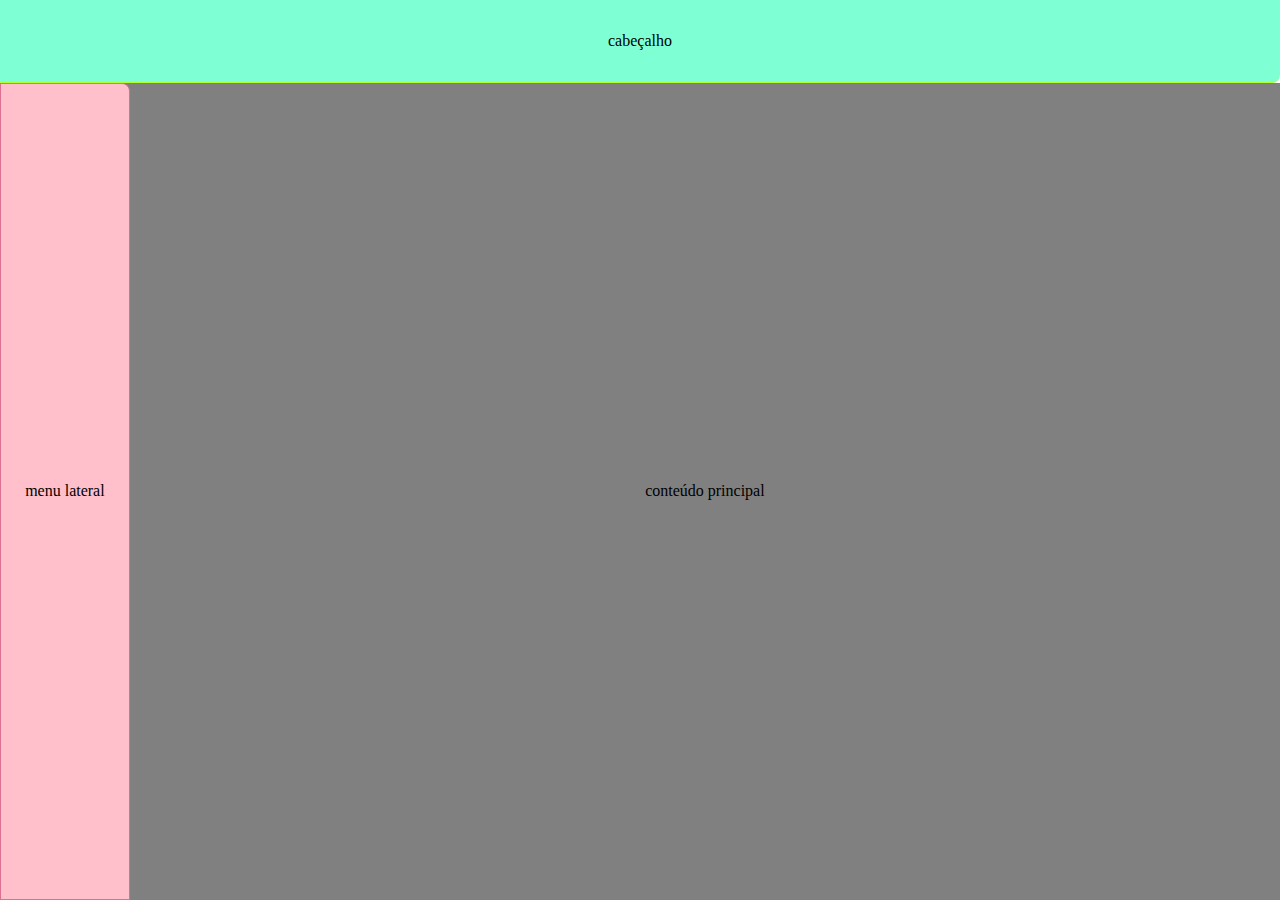
<file: index.html>
<!DOCTYPE html>
<html lang="en">

<head>
    <meta charset="UTF-8">
    <meta name="viewport" content="width=device-width, initial-scale=1.0">
    <title>Document</title>
    <link rel="stylesheet" href="style.css">
</head>

<body>

    <section id="topo">

        <header>cabeçalho</header>

    </section>

    <section id="abaixo">
        <aside>menu lateral</aside>
        <main>conteúdo principal</main>
    </section>

</body>

</html>
</file>
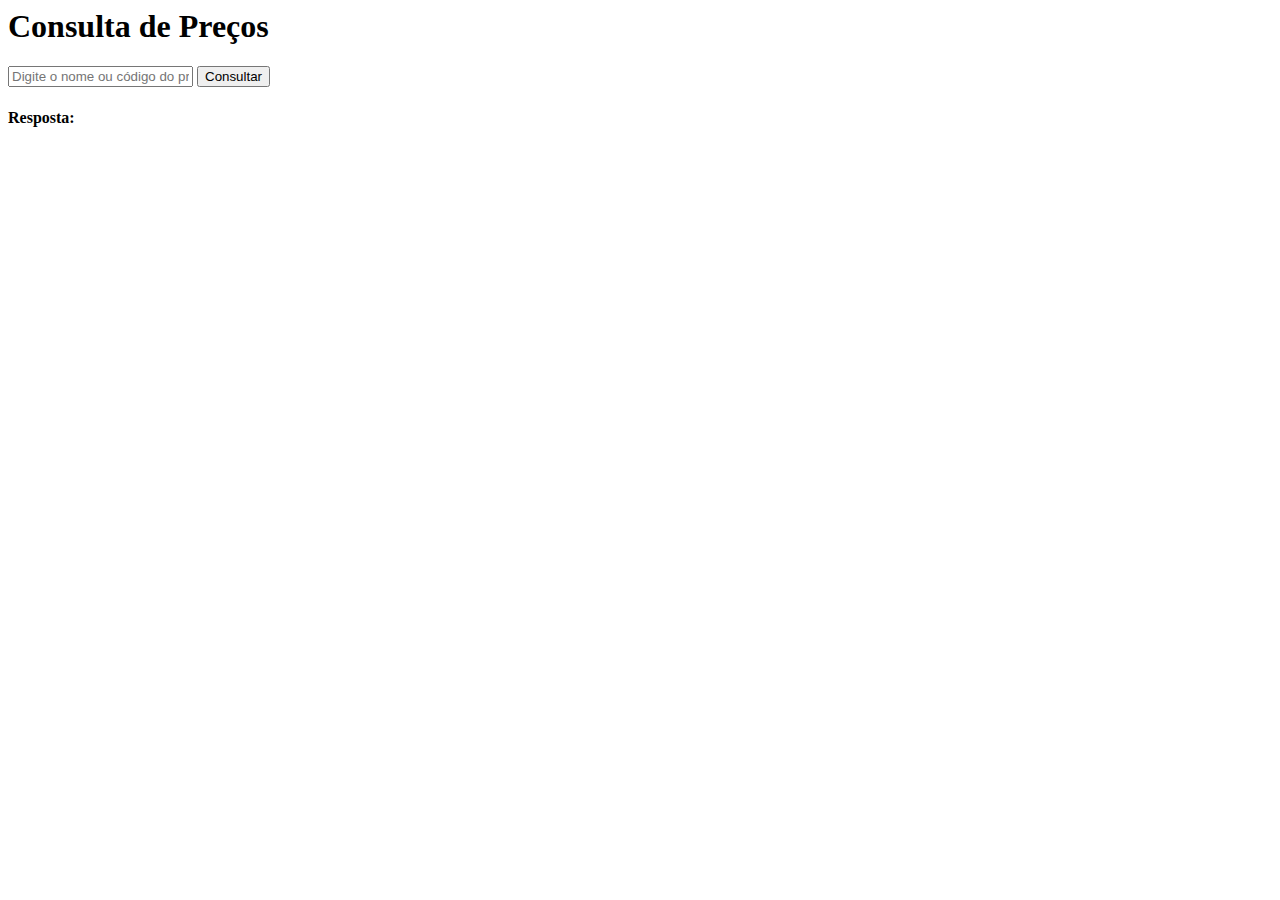
<file: revisoes/exerc_while_switch_PROFESSOR.html>
<html>
    <head>
        
    </head>
    <body>
        <h1>Consulta de Preços</h1>
        <input id="produto" type="text" placeholder="Digite o nome ou código do produto">
        <button onclick="consultarPreco()">Consultar</button>

        <h4 id="resposta">Resposta: </h4>

        <script src="exerc_while_switch_PROFESSOR.js"></script>
    </body>
</html>
</file>
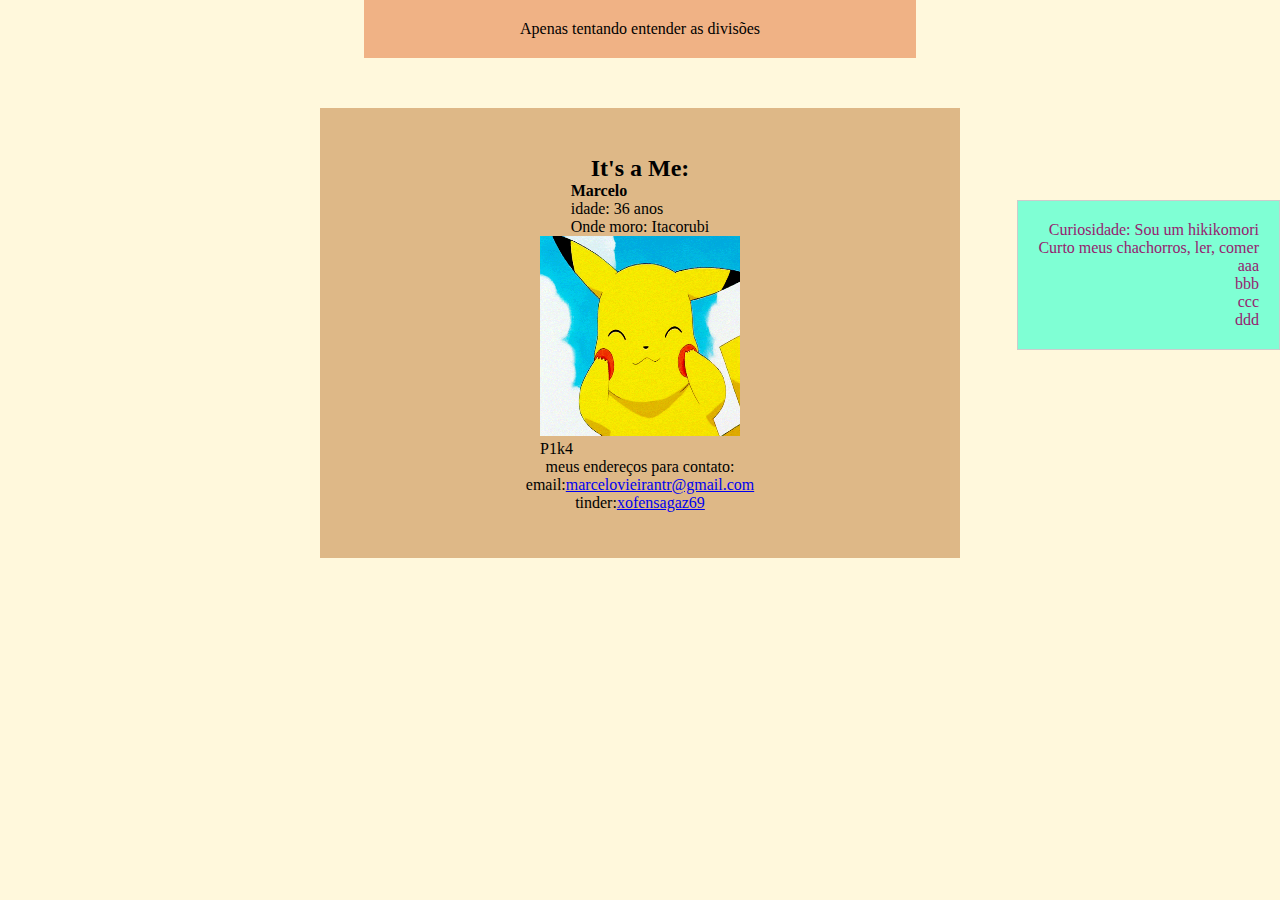
<file: revisoes/exercicio_html_semana_seis.html>
<!DOCTYPE html>
<html lang="en">

<head>
    <meta charset="UTF-8">
    <meta name="viewport" content="width=device-width, initial-scale=1.0">
    <title>Document</title>
    <link rel="stylesheet" href="exercicio_html_semana_seis.css">
</head>

<body>
    <header>Apenas tentando entender as divisões</header>
    <main>
        <h2>It's a Me: </h2>

        <ul type="none">
            <li>
                <h4>Marcelo</h4>
            </li>
            <li>idade: 36 anos</li>
            <li>Onde moro: Itacorubi</li>

        </ul>
        <figure>
            <img src="icegif-1160.gif" alt="gif pikachu" width="200px" height="200px">
            <figcaption>P1k4</figcaption>
        </figure>
        <p>meus endereços para contato:</p>
        <p>email:<a href="marcelovieirantr@gmail.com">marcelovieirantr@gmail.com</a></p>

        <p>tinder:<a href="xofensagaz69">xofensagaz69</a></p>


    </main>
    <aside>
        <p>Curiosidade: Sou um hikikomori</p>
        <p>Curto meus chachorros, ler, comer</p>
        <ul type="none">
            <li>aaa</li>
            <li>bbb</li>
            <li>ccc</li>
            <li>ddd</li>
        </ul>
    </aside>
    <footer></footer>
</body>

</html>
</file>
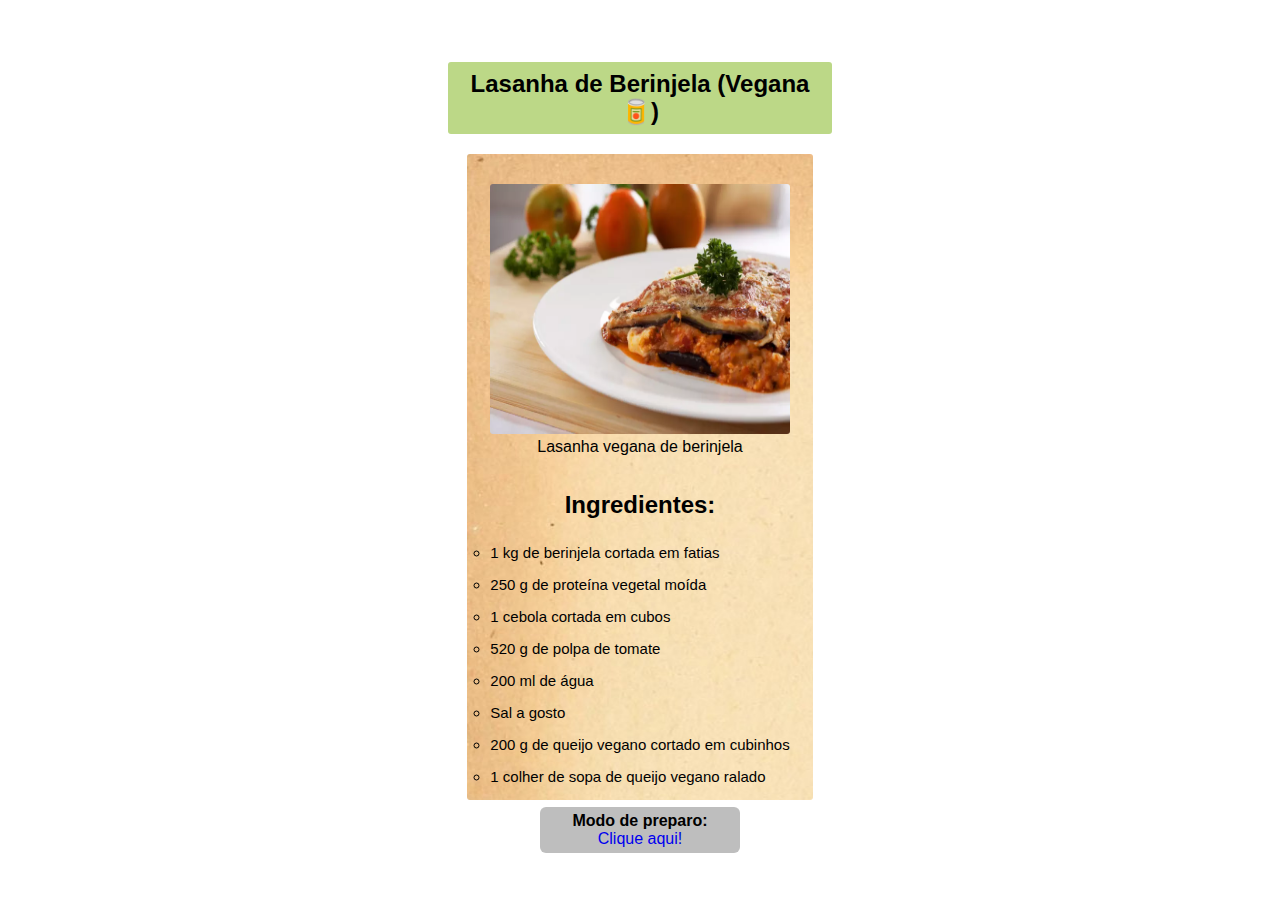
<file: revisoes/exercicio_receita.html>
<!DOCTYPE html>
<html lang="PT-BR">
<head>
    <meta charset="UTF-8">
    <meta name="viewport" content="width=device-width, initial-scale=1.0">
    <title>Document</title>
    <style>
        *{
            margin: 0;
            padding: 0;
            box-sizing: border-box;
            font-family: Arial, Helvetica, sans-serif;
        }
        
        body{
            min-height: 100vh;
            width: 100%;
            display: flex;
            align-items: center;
            flex-direction: column;
            justify-content: center;
        }
        header{
            margin-top: 15px;
           
            width: 100%;
            text-align: center;
            width: 50%;
            display: flex;
            justify-content: center;            
        }
        header h2{
            border-radius: 3px;
            background-color: rgb(188, 216, 135);
            padding: 8px;
            width: 60%;
        }
        main{
            margin-top: 20px;
            margin-bottom: 7px;
            background-color: rgb(255, 198, 179);
            width: 27%;
            display: flex;
            align-items: center;
            flex-direction: column;
            justify-content: center;
            background-image: url(parchment-page-1441804567347.jpg);
            border-radius: 3px;
        }
        
        
        #receita-memo {
            margin-top: 20px;
            
        }
        #receita-memo li {
            margin-top: 8px;
            margin-bottom: 15px;
            font-size: 15px;
        }
        h3{
            margin-top: 15px;
            margin-bottom: 25px;
            text-align: center;
            font-size: 1.5em;
        }
        figure{
            margin-top: 30px;
        }
        figure img{
            border-radius: 3px;
        }
        #preparo{
            border-radius: 6px;
            background-color: rgb(190, 190, 190);
            width: 200px;
            align-items: center;
            text-align: center;
            padding: 5px;
            
        }
        
    </style>
</head>
<body>
    
<header><h2>Lasanha de Berinjela (Vegana &#129387;)</h2>
</header>

<main>
<section id="foto-maneira">

    <figure>

        <img src="lasanha-de-berinjela-vegana.webp" alt="lasanha de berinjela servida sobre a mesa"
        width="300" height="250">
        <figcaption style="text-align: center;">Lasanha vegana de berinjela</figcaption>


    </figure>
</section>
<section id="receita-memo">

    <h3>Ingredientes:</h3>
    <ul style="list-style-type:circle"  >
        <li>1 kg de berinjela cortada em fatias</li>
        <li>250 g de proteína vegetal moída</li>
        <li>1 cebola cortada em cubos</li>
        <li>520 g de polpa de tomate</li>
        <li>200 ml de água</li>
        <li>Sal a gosto</li>
        <li>200 g de queijo vegano cortado em cubinhos</li>
        <li>1 colher de sopa de queijo vegano ralado</li>
    </ul>

    
</section>
</main>

<section id="preparo">

<h4>Modo de preparo:</h4>
<p><a style="text-decoration: none;" href="https://www.terra.com.br/vida-e-estilo/degusta/veganas-e-sustentaveis/4-receitas-de-lasanha-vegana-para-o-jantar,b17994544340920548514187a9f37c010dtwqup7.html">Clique aqui!</a></p>

</section>

    
</body>





</body>
</html>
</file>
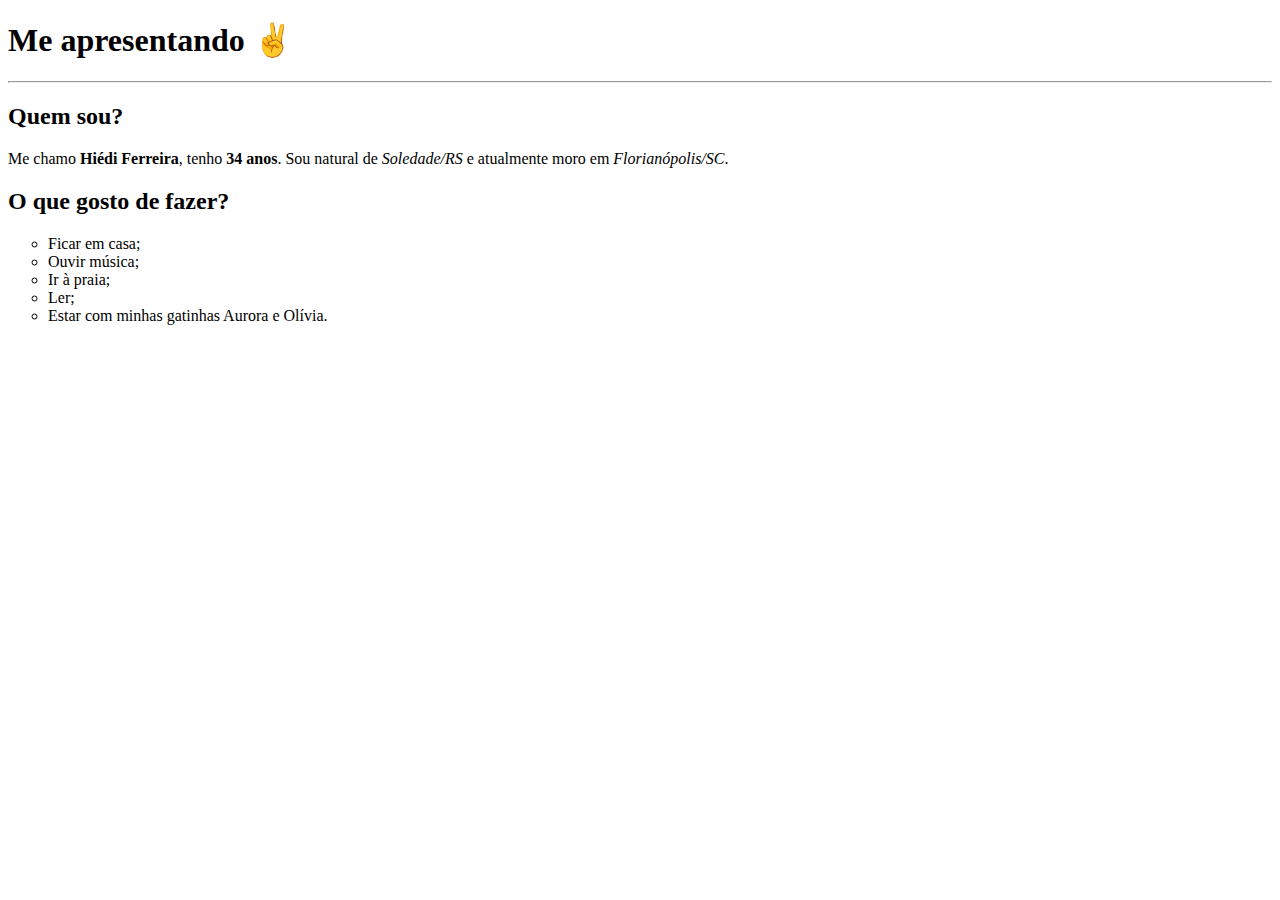
<file: revisoes/testedaguria.html>
<!DOCTYPE html>
<html lang="pt-br">
<head>
    <meta charset="UTF-8">
    <meta name="viewport" content="width=device-width, initial-scale=1.0">
    <title>Apresentação</title>
</head>
<body>
    <h1>Me apresentando &#9996</h1>
    <hr>
    <h2>Quem sou?</h2>
    <p>
        Me chamo <strong>Hiédi Ferreira</strong>, tenho <strong>34 anos</strong>. Sou natural de <em>Soledade/RS</em> e atualmente moro em <em>Florianópolis/SC</em>.
    </p>
    <h2>O que gosto de fazer?</h2>
    <ul type="circle">
        <li>Ficar em casa;</li>
        <li>Ouvir música;</li>
        <li>Ir à praia;</li>
        <li>Ler;</li>
        <li>Estar com minhas gatinhas Aurora e Olívia.</li>
    </ul>    
</body>
</html>
</file>
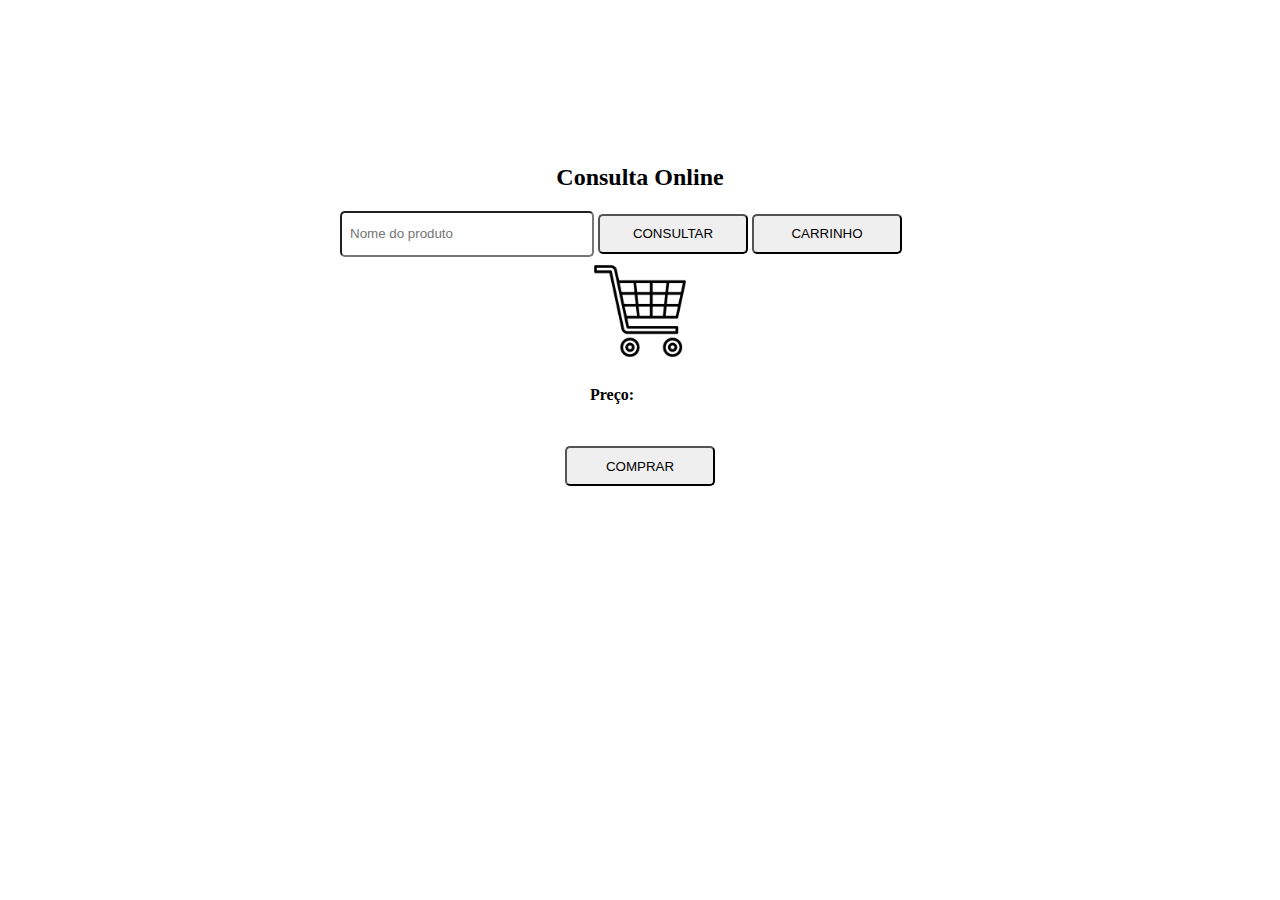
<file: semana_cinco/indexConsultaPreco.html>
<!DOCTYPE html>
<html lang="en">

<head>
    <meta charset="UTF-8">
    <meta name="viewport" content="width=device-width, initial-scale=1.0">
    <link rel="stylesheet" href="styleConsultaPreco.css">
    <title>Document</title>
</head>

<body>
<main>
    
    <div id="storage">
        
        <!--espaço para leitura do localStorage
        -valor total
        -quantidade de itens
        -->
    </div>
    <div id="total2"></div>
    <div id="quantidade2"></div>

    
    <h2>Consulta Online</h2>


    <form>

        <input type="text" placeholder="Nome do produto">

        <button id="consulta-btn" onclick="consulta()">CONSULTAR</button>

        <button id="carrinho-btn" onclick="adicionaCarrinho()">CARRINHO</button>
        <!--botao carrinho soma o valor ao anterior e "reseta" o input
        plus... acrescenta elemento à listinha-->

    </form>

    <div>
        
        <img id="figura" src="carrinho-de-compras.png" alt="imagem do produto" width="100px">
        <!--fazer associado ao valor de baixo-->

        <h4 id="valor">Preço: </h4>
    </div>

    <div>
        <ul id="listinha">

        </ul>
        
        <h2 id="quantidade"></h2>
        <h4 id="total"></h4>

        <button id="comprar-btn" onclick="calcularTotal()">COMPRAR</button>
    </div>

</main>

    <script src="consultaPreco.js"></script>
</body>


</html>
</file>
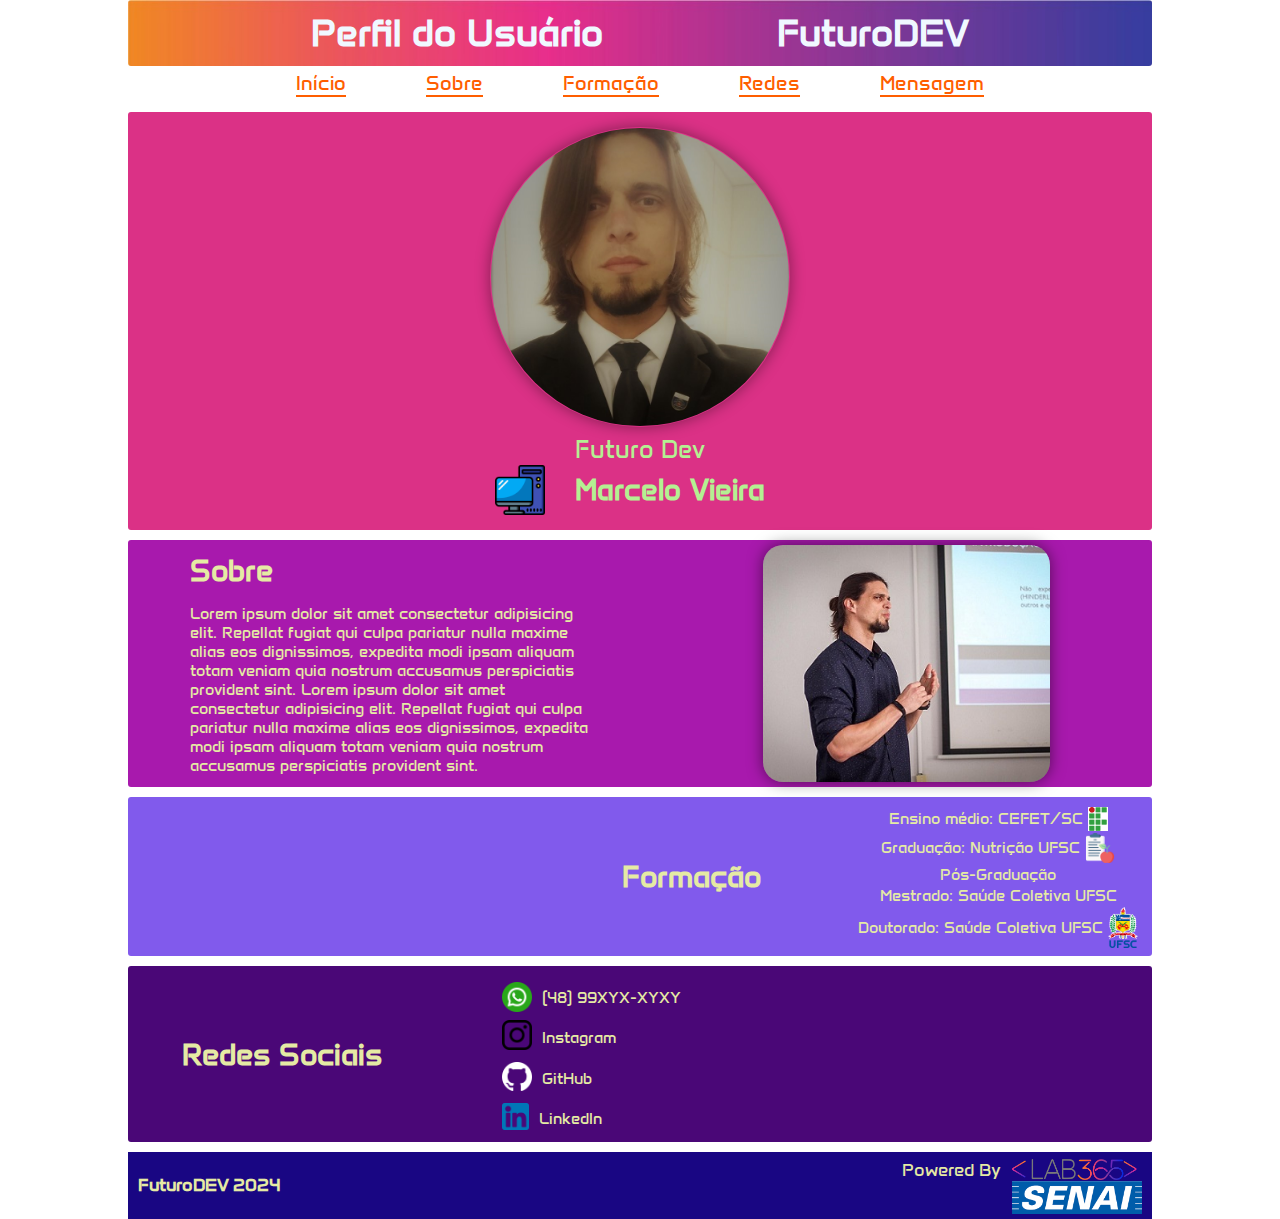
<file: semana_seis/perfil_usuario.html>
<!DOCTYPE html>
<html lang="PT-BR">

<head>
    <meta charset="UTF-8">
    <meta name="viewport" content="width=device-width, initial-scale=1.0">
    <title>M1S06</title>
    <link rel="stylesheet" href="styles_final.css">
    <link rel="preconnect" href="https://fonts.googleapis.com">
    <link rel="preconnect" href="https://fonts.gstatic.com" crossorigin>
    <link
        href="https://fonts.googleapis.com/css2?family=Anta&family=Raleway:ital,wght@0,100..900;1,100..900&display=swap"
        rel="stylesheet">
</head>

<body>
    <header>

        <section id="section-cabecalho">
            <h2>Perfil do Usuário</h2>
            <h2>FuturoDEV</h2>
        </section>

    </header>

    
        <nav>
            <ul style="list-style: none;">
                <li><a href="#section-cabecalho">Início</a></li>
                <li><a href="#apresentacao">Sobre</a></li>
                <li><a href="#formacao">Formação</a></li>
                <li><a href="#contato">Redes</a></li>
                <li><a href="#power">Mensagem</a></li>
            </ul>
        </nav>
    

    <main>
        <section id="foto-perfil">
            <figure><img id="foto-usuario" src="foto_perfil_exercicio.jpg" alt="foto de perfil"></figure>
            <figcaption>Futuro Dev</figcaption>

            <div id="nome-icone">
                <img src="pcicon.png" alt="">
                <h3 id="nome" onclick="alteraNome()">Marcelo Vieira</h3>

            </div>
        </section>

        <section id="apresentacao">
            <div id="apresentacao-texto">
                <h3>Sobre</h3>

                <p>Lorem ipsum dolor sit amet consectetur adipisicing elit. Repellat fugiat qui culpa pariatur nulla
                    maxime alias eos dignissimos, expedita modi ipsam aliquam totam veniam quia nostrum accusamus
                    perspiciatis
                    provident sint.
                    Lorem ipsum dolor sit amet consectetur adipisicing elit. Repellat fugiat qui culpa pariatur nulla
                    maxime alias eos dignissimos,
                    expedita modi ipsam aliquam totam veniam quia nostrum accusamus perspiciatis provident sint.
                </p>
            </div>
            <div id="apresentacao-foto">
                <img src="foto_atuando.jpg" alt="foto atuando">
            </div>

        </section>

        <section id="formacao">
            <h3>Formação</h3>
            <div id="curriculo">
                <ul style="list-style:none">
                    <li>Ensino médio: CEFET/SC <img width="20px" src="ifsc.png" alt="ifsc icone"></li>
                    <li>Graduação: Nutrição UFSC <img width="30" src="nutricao.png" alt=""></li>
                    <li>

                        <ul style="list-style:none">Pós-Graduação
                            <li>Mestrado: Saúde Coletiva UFSC </li>
                            <li>Doutorado: Saúde Coletiva UFSC <img width="30px" src="vertical_sigla_fundo_claro.png"
                                    alt=""></li>
                        </ul>
                    </li>
                </ul>
            </div>
        </section>

        <section id="contato">
            <h3>Redes Sociais</h3>
            <div id="redes">
                <ul style="list-style:none">
                    <li><img width="30px" src="whatsapp.png" alt="logo whatsapp"> (48) 99XYX-XYXY</li>
                    <li><a href="https://www.instagram.com/" target="_blank"><img width="30px" src="instagram.png"
                                alt=""> </a>Instagram</li>
                    <li><a href="https://github.com/" target="_blank"><img width="30px" src="git.png" alt=""></a>GitHub
                    </li>
                    <li><a href="https://br.linkedin.com/" target="_blank"><img width="27px" src="linkedin.png"
                                alt=""></a>LinkedIn</li>
                </ul>
            </div>
        </section>
    </main>
    <footer>
        <h4>FuturoDEV 2024</h4>

        <div id="power">
            <p>Powered By</p>
            <img width="130px" src="logo-lab.png" alt="365">
            <img width="130px" src="senai-logo-0.png" alt="senai">
        </div>

    </footer>
    <script src="perfil_usuario.js"></script>
</body>

</html>
</file>
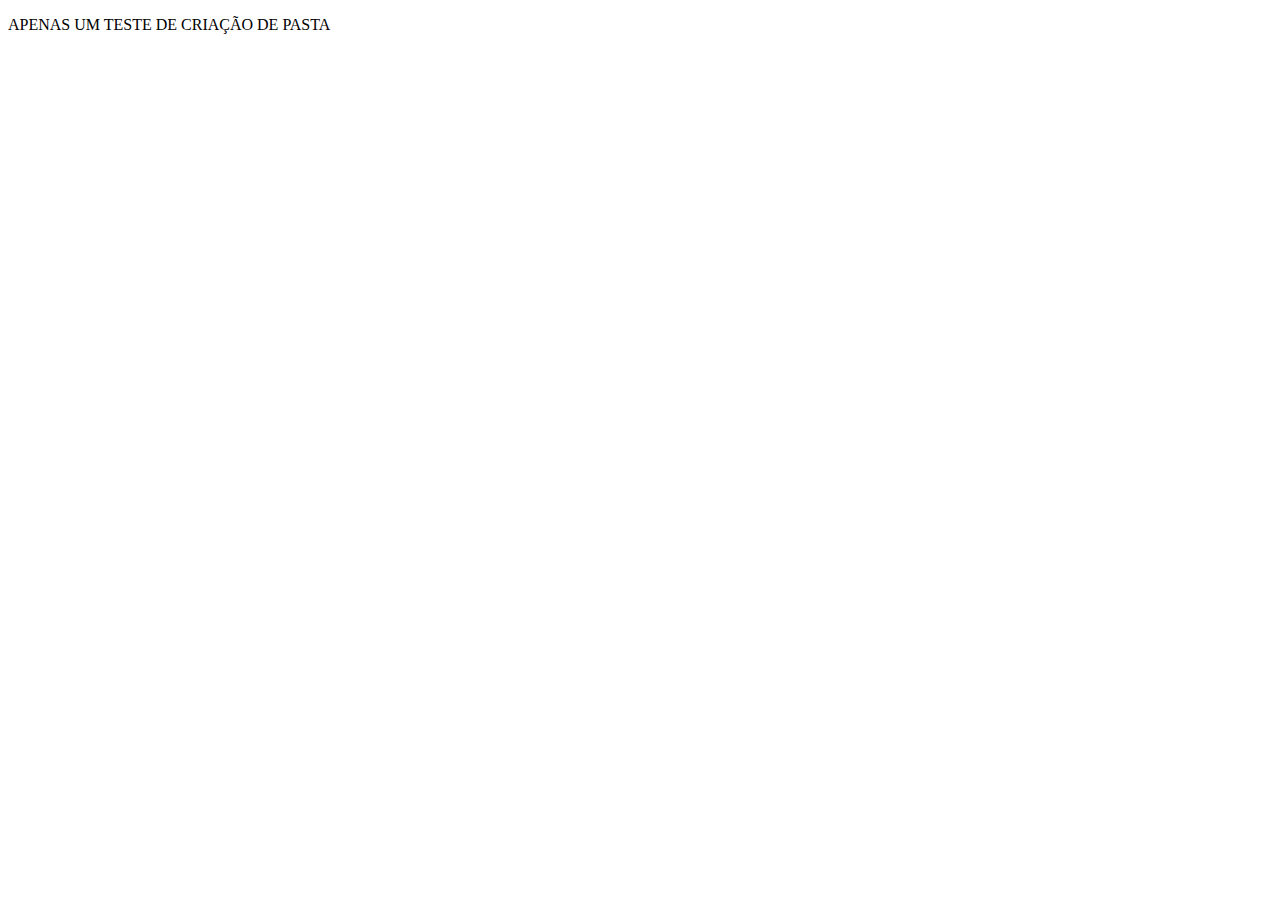
<file: semana_seis/teste_criacao_pasta.html>
<!DOCTYPE html>
<html lang="en">
<head>
    <meta charset="UTF-8">
    <meta name="viewport" content="width=p, initial-scale=1.0">
    <title>Document</title>
</head>
<body>
    <p>APENAS UM TESTE DE CRIAÇÃO DE PASTA</p>
</body>
</html>
</file>
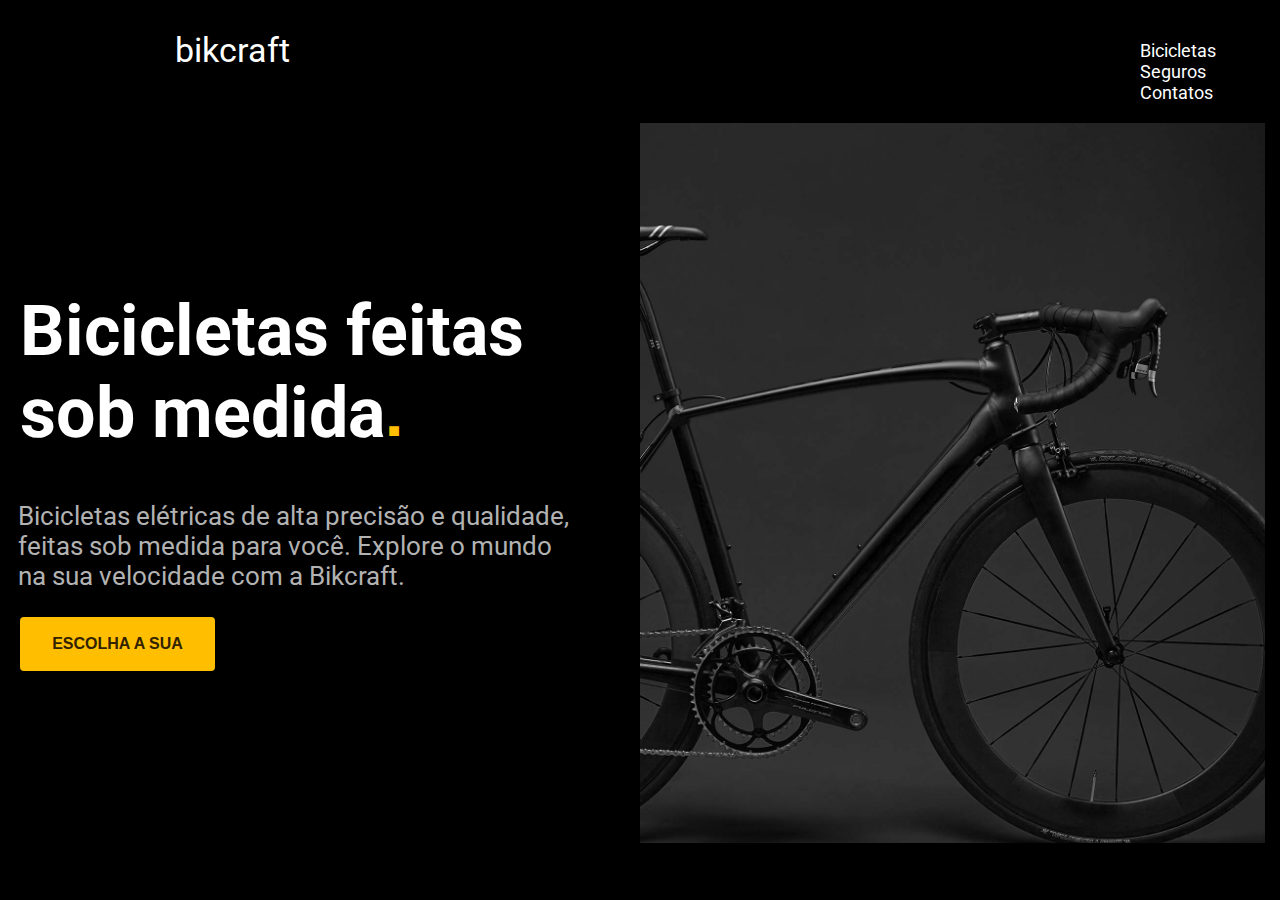
<file: semana_sete/index_bikcraft.html>
<!DOCTYPE html>
<html lang="en">

<head>
    <meta charset="UTF-8">
    <meta name="viewport" content="width=device-width, initial-scale=1.0">
    <link rel="stylesheet" href="stylebikcraft.css">
    <link rel="preconnect" href="https://fonts.googleapis.com">
<link rel="preconnect" href="https://fonts.gstatic.com" crossorigin>
<link href="https://fonts.googleapis.com/css2?family=Roboto:ital,wght@0,100;0,300;0,400;0,500;0,700;0,900;1,100;1,300;1,400;1,500;1,700;1,900&display=swap" rel="stylesheet">
    <title>BIKCRAFT</title>
</head>

<body>
    <header>

        <div id="esquerda">
            <span>bikcraft</span>
        </div>

        <nav>
            <span><a href="#">Bicicletas</a></span>
            <span><a href="#">Seguros</a></span>
            <span><a href="#">Contatos</a></span>
        </nav>

    </header>


    <main>

        <div id="texto">
            <h1>Bicicletas feitas sob medida<span></span></h1>

            <p>Bicicletas elétricas de alta precisão e qualidade,
                feitas sob medida para você. Explore o mundo na sua velocidade com a Bikcraft.</p>

            <button>ESCOLHA A SUA</button>
        </div>


        <div id="foto">
            <img src="introducao.jpg" alt="biclicleta preta" width="625px">
        </div>
    </main>

</body>

</html>
</file>
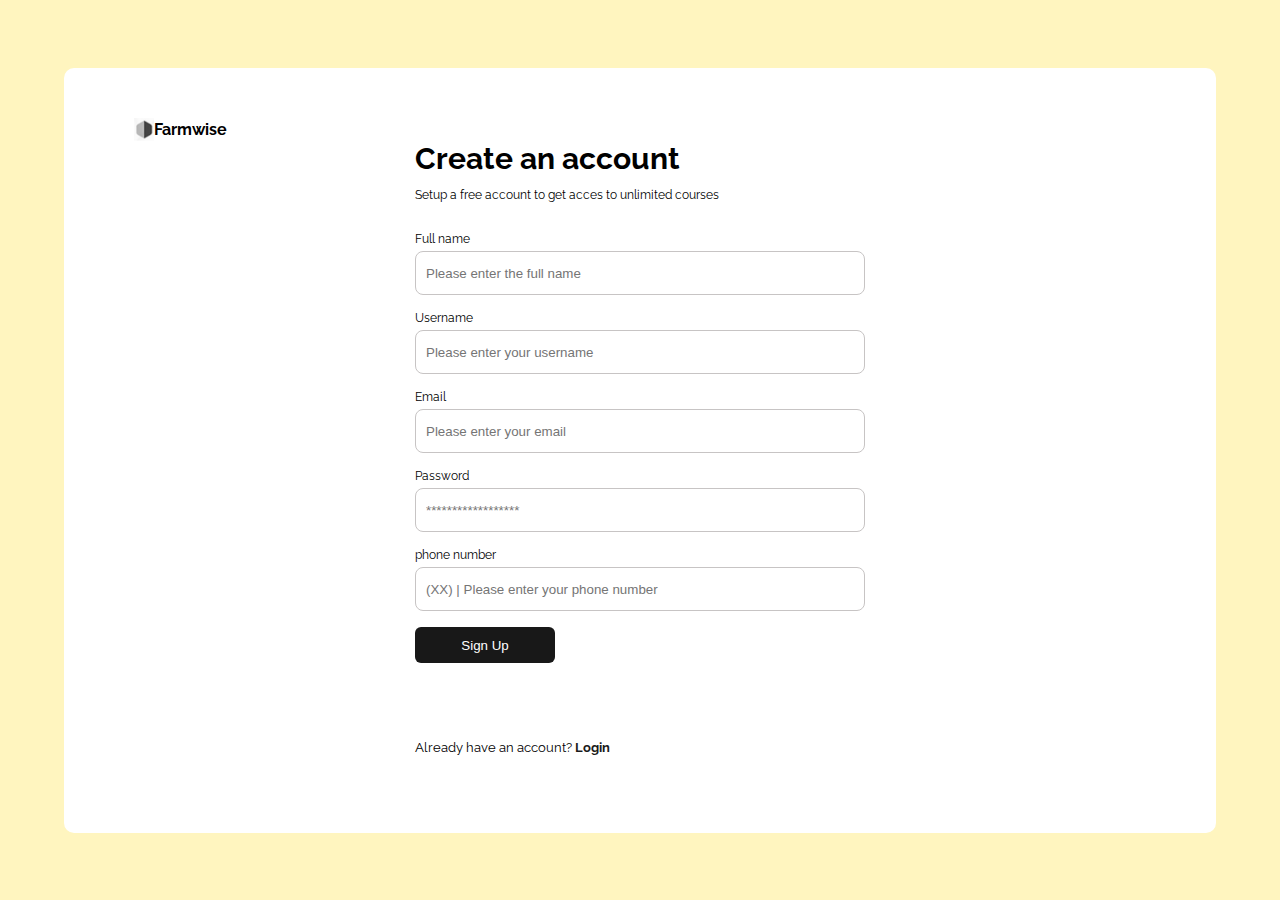
<file: semana_sete/indexCadastro.html>
<!DOCTYPE html>
<html lang="en">

<head>
    <meta charset="UTF-8">
    <meta name="viewport" content="width=device-width, initial-scale=1.0">
    <title>Document</title>
    <link rel="preconnect" href="https://fonts.googleapis.com">
    <link rel="preconnect" href="https://fonts.gstatic.com" crossorigin>
    <link href="https://fonts.googleapis.com/css2?family=Raleway:ital,wght@0,100..900;1,100..900&display=swap"
        rel="stylesheet">
    <link rel="stylesheet" href="styleCadastro.css">
</head>

<body>


    <main>

        <div id="topo">
            <img src="farmwise.jpg" width="20px" alt="icone">
            <span>Farmwise</span>
        </div>

        <div id="texto">
            <h2>Create an account</h2>
            <span>Setup a free account to get acces to unlimited courses</span>
        </div>

        <form action="">

            <label for="">Full name</label>
            <input type="text" placeholder="Please enter the full name">

            <label for="">Username</label>
            <input type="text" placeholder="Please enter your username">

            <label for="">Email</label>
            <input type="email" placeholder="Please enter your email">

            <label for="">Password</label>
            <input type="password" placeholder="******************">

            <label for="phone">phone number</label>
            <input type="tel" name="phone" placeholder="(XX) | Please enter your phone number"
                pattern="\(\d{2}\) \d{4,5}-\d{4}">

            <button>Sign Up</button>

        </form>
        <div id="bottom">
            <span>Already have an account?</span>
            <a href="#"><strong>Login</strong></a>
        </div>
       
    </main>



</body>

</html>
</file>
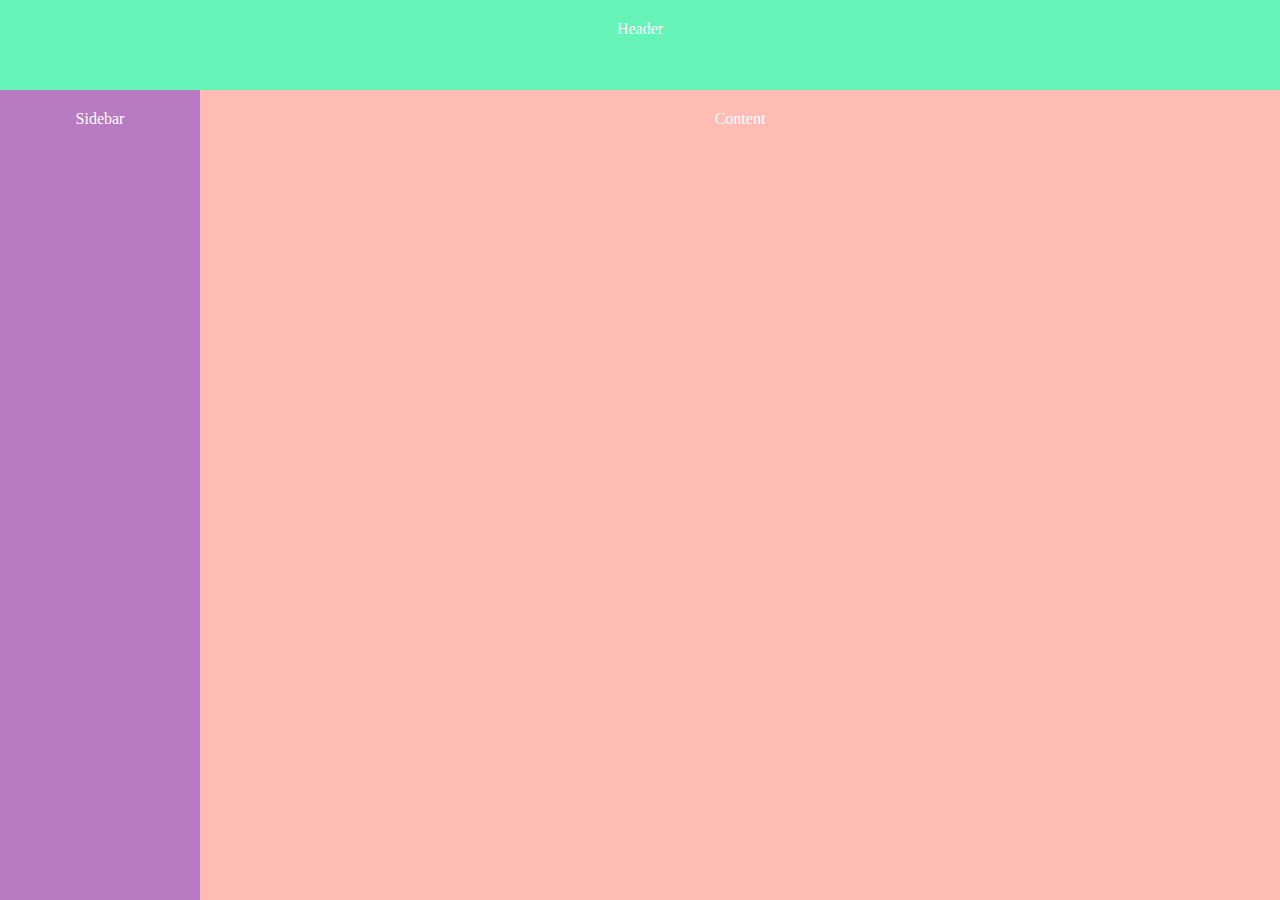
<file: semana_sete/indexGrid.html>
<!DOCTYPE html>
<html lang="en">
<head>
    <meta charset="UTF-8">
    <meta name="viewport" content="width=device-width, initial-scale=1.0">
    <link rel="stylesheet" href="styleGrid.css">
    <title>Layout com Grid</title>
</head>
<body>
    <div class="container">
        <header class="header">Header</header>
        <aside class="sidebar">Sidebar</aside>
        <main class="content">Content</main>
    </div>
</body>
</html>
</file>
<file: style.css>
html,body{
    margin: 0;
    padding: 0;
    box-sizing: border-box;
}

body{
    display: flex;
    flex-direction: column;
    height: 100vh;
    
}

#topo{
    background-color: aquamarine;
    height: 10%;
    border-bottom-right-radius: 8px;
    border-bottom: solid 1px greenyellow;
    text-align: center;
    display: flex;
    align-items: center;
    justify-content: center;
}
#abaixo{
    background-color: grey;
    display: flex;
    flex-direction: row;
    height: 100vh;
}

aside{
    background-color: pink;
    width: 10%;
    border-top-right-radius: 8px;
    border: solid 1px palevioletred;
    text-align: center;
    display: flex;
    align-items: center;
    justify-content: center;
}
main{
    background-color: gray;
    width: 90%;
    text-align: center; text-align: center;
    display: flex;
    align-items: center;
    justify-content: center;
}
</file>
<file: revisoes/exercicio_html_semana_seis.css>
*{
    margin: 0;
    padding: 0;
    
}
body{
    background-color: cornsilk;
    display: flex;
    flex-direction: column;
    align-items: center;    
    justify-content: center;

}
header{
    background-color: rgb(240, 178, 133);
    width: 40%;
    text-align: center;
    padding: 20px;
    display: flex;
    flex-direction: column;
    align-items: center;
    justify-content: center;
}
main{
    margin-top: 50px;
    display: flex;
    flex-direction: column;
    align-items: center;    
    justify-content: center;
    min-height: 50vh; 
    width: 50%;
    background-color: burlywood;
   
}
aside{
    position: absolute;
    top: 200px;
    right: 0;
    display: flex;
    flex-direction: column;
    text-align: right;
    color: rgb(150, 34, 111);
    padding: 20px; /* Adiciona algum espaçamento interno se desejado */
    border: 1px solid #ccc; /* Adiciona uma borda para visualização */
    margin-left: 900px;
    background-color: aquamarine;
}
body {
    position: relative; /* Definir o corpo como relativo para posicionar o 'aside' */
}

aside p, aside ul, aside li{
    background-color: aquamarine;
}
</file>
<file: semana_cinco/styleConsultaPreco.css>
body,html{
    
    padding: 0px;
    margin: 0px;
    box-sizing: border-box;

}

main{
    display: flex;
    flex-direction: column;
   justify-content: center;
   align-items: center;
   height: 70vh;
   width: 700px;
   margin: auto;
   
}


#storage{
    background-color: rgb(43, 137, 226);
}
form{
    height: 50px;
    width: 600px;
    
    border-radius: 5px;
}
input{
    width: 240px;
    height: 40px;
    border-radius: 5px;
    padding-left: 8px;
}
button{
    width: 150px;
    height: 40px;
    border-radius: 5px;
}
img{
    max-width: 100px;
}
</file>
<file: semana_seis/styles_final.css>
* {
    padding: 0;
    margin: 0;
    box-sizing: border-box;
    
    font-family: anta;
}

body {
    background-color: #ffffff;
    width: 80%;
    margin: 0 auto;  
    
}


header {
    background-image: url(cabecalho_m1s06.jpg);
    background-size: cover;
    display: flex;
  
    align-items: center;
    padding: 10px;
    margin-bottom: 0px;
    border-radius: 3px;

}
#section-cabecalho {
display: flex;
align-items: center;
justify-content: space-evenly;
width: 100%;

color: aliceblue;
font-size: 25px;


}
nav{
    display: flex;
    justify-content: center;
    
    font-size: 20px;
    padding: 5px;
    color: #ff5e00;
    margin-top: 0px;
}
nav ul {
    list-style: none;
   
    display: flex;
    align-items: center; 
}
nav li{
    display: inline-block;
    text-align: center;
    margin: 0 40px;
    transition: 0.2s;
    cursor: pointer;
    border-bottom: 2px solid #ff5e00;
}
nav li:hover{
    font-weight: bold;
    font-size: 1.1em;
    border-bottom: none;
    
}
nav a{
    text-decoration: none;
    color: #ff5e00;
}







/*--------------------------------------------------------------------------------*/

#foto-perfil {

    margin-top: 10px;
    display: block;
    align-items: center;
    justify-content: center;
    text-align: center;
    color: rgb(180, 240, 146);
    font-size: 25px;
    background-color: rgb(219, 49, 134);
    padding: 15px 15px;
    border-radius: 3px;

}


#foto-usuario {
    padding: 1px;
    width: 300px;
    height: 300px;
    border-radius: 50%;
    object-fit: cover;
    border-style: none;
    box-shadow: 0px 0px 15px rgba(0, 0, 0, 0.4);
    /*
    border: solid 2px rgb(88, 50, 77);*/
}

#nome-icone {
    display: flex;
    align-items: center;
    justify-content: center;
    vertical-align: middle;


}

#nome-icone img {
    width: 50px;
}

#nome-icone img,
#nome {
    margin-left: 5px;
    margin-right: 25px;
    transition: 0.2s;
}
#nome:hover {
    cursor: pointer;
    color: cyan;
    font-size: 1.3em;
  }

/*==========================================================*/
#apresentacao {
    color: #e5eaa4;
    display: flex;
    align-items:center;
    justify-content: space-around;
    background-color: rgb(168, 25, 173);
    margin-top: 10px;
    border-radius: 3px;
    vertical-align: middle;

}


#apresentacao-texto {
    display: block;
    /*margin-left: 50px;*/
   
    width: 40%;
    

}

#apresentacao-texto h3 {
    margin-bottom: 15px;
    font-size: 30px;

}

#apresentacao-texto p {
    margin-top: 15px;
    width: 100%;
    text-align: left;
}

#apresentacao-foto {
    padding: 5px;
    /*margin-right: 50px;*/
   
    display: flex;
    justify-content: center;
}

#apresentacao-foto img {
   max-width: 80%;
    border-radius: 20px;
    display: block;
    box-shadow: 0px 0px 15px rgba(0, 0, 0, 0.5);
    
}

/*!!!!!!!!!!!!!!!!!!!!!!!!!!!!!!!!!!!!!!!!!!!!!!!!!!!*/

#formacao{
    background-color: rgb(129, 90, 236);
    margin-top: 10px;
    display: flex;
    text-align: center;
    justify-content:flex-end;
    border-radius: 3px; 
    color: #e5eaa4;
    
}
#formacao h3{
    
    width: 30%;
    display: flex; 
    justify-content: center;
    align-items: center; 
    font-size: 30px;
   
    
}
#curriculo{
   
    width: 30%;
    padding: 8px 8px;
}
    #curriculo ul li {
        display: flex; 
        align-items: center; 
        justify-content: center;
        margin-top: 2px;
        
    }
    li img{
        margin-left: 5px;
    }
/*************************************************************************/
#contato{
    background-color: rgb(74, 7, 119);
    color: #e5eaa4;
    display: flex;
    text-align: center;
    justify-content:flex-start;
    border-radius: 3px;
    margin-top: 10px;
}

#contato h3{
    display: flex; 
    justify-content: center;
    align-items: center; 
    width: 30%;
    font-size: 30px;
   
}
#redes {
    display: flex; 
    align-items: center; 
    justify-content: center;
    width: 30%;
    padding: 8px 8px;
    
}
#redes li{
    margin-top: 8px;
    display: flex;
    align-items:center;
    justify-content:left;
    
    
}
#redes img{
    margin-right: 10px;
}
#redes a{
    cursor: pointer;
}
#redes a img:hover{
    box-shadow: 0px 0px 15px rgba(193, 238, 151, 0.5);
    
}
/*!!!!!!!!!!!!!!!!!!!!!!!!!!!!!!!!!!!!!!!!!!!!!!!!!*/
footer{
    color: #e5eaa4;
    font-size: 18px;
    display: flex;
    align-items:center;
    justify-content: space-between;
    background-color: rgb(25, 6, 131);
    padding: 5px;
    margin-top: 10px;
    
}
footer h4{
    
    width: 30%;
    margin-left: 5px;
}
#power{
    width: 30%;
    text-align:end;
    margin-right: 5px;
}
#power p{
    margin-right: 6px;
}
#power p,
#power img {
    display: inline-block; 
    vertical-align: middle;
}
</file>
<file: semana_sete/stylebikcraft.css>
html, body{
    padding: 0px;
    margin: 0px;
    height: 100%;
    box-sizing: border-box;
    font-family: "Roboto", sans-serif;
    color: #ffffff;
    background-color: black;
}

header{
    display: inline-flex;
    
    background-color: rgb(0, 0, 0);
    
    width: 100%;
   margin-top: 30px;
}

#esquerda{
    margin-left: 175px;
    font-size: 34px;
}
nav{
    margin-left: 820px;
    font-size: 18px;
    padding-top: 10px;
    
}

nav span{
margin-left: 30px;
}
nav a{
    text-decoration: none;
    color: #ffffff;
}
main{
    display: flex;
    flex-direction: row;
    justify-content: center;
    background-color: rgb(0, 0, 0);
    height: 80%;
    margin-top: 20px;
}

#texto{
    width: 625px;
    background-color: rgb(0, 0, 0);
    padding-top: 120px;
}
h1{
    font-size: 70px;
    width: 550px;
    text-align: left;
    margin-left: 5px;
}
h1 span::before{
    content: "\25A0"; 
  display: inline-block;
  margin-left: 3px;
  font-size: 20px;
  color: #FFBF00;
}
p{
    width: 560px;
    font-size: 26px;
    
    color: #B2B2B2;
    margin-left: 3px;
}
button{
    background-color: #FFBF00;
    color: #332200;
    width: 195px;
    height: 54px;
    border-radius: 4px;
    font-size: 16px;
    font-weight: bold;
    border: none;
    margin-left: 5px;
}

#foto{
    width: 625px;
    background-color: pink;
    overflow: hidden;

}
#foto img{
    object-fit: cover; 
}
</file>
<file: semana_sete/styleCadastro.css>
html,body{
    margin: 0;
    padding: 0;
    box-sizing: border-box;
    height: 100vh;
    font-family: "Raleway", sans-serif;
}
body {
    display: flex;
    align-items: center;
    justify-content: center;
    background-color: rgb(255, 245, 191);
}

#topo{
    margin-left: 70px;
    margin-top: 50px;
    
    display: inline-flex;
    align-items: center;
    font-weight: bold;
}
main{
    display: flex;
    flex-direction: column;
    border-radius: 10px;
    background-color: white;
    width: 90%;
    height: 85%;
   

}

#texto{
    display: flex;
    flex-direction: column;
    text-align: left;
    justify-content: center;
   margin: auto;
    width: 450px;
    
    margin-bottom: 0px;
    margin-top: 0px;
}
#texto h2{
    margin-bottom: 0px;
    font-size: 30px;
    margin-top: 0;
    margin-bottom: 12px;
    
}
#texto span{
    font-size: 12px;
}

form{
    display: flex;
    flex-direction: column;
    width: 450px;
    
    margin: auto;
    margin-top: 30px;
    
}

input{
    height: 40px;
    border-radius: 8px;
    padding-left: 10px;
    margin-top: 5px;
    margin-bottom: 16px;
    border: solid 1px rgb(199, 196, 196);

}

label{
    font-size: 12px;
}
form button{
    background-color: rgb(24, 24, 24);
    color: white;
    width: 140px;
    height: 36px;
    border-style: none;
    border-radius: 6px;
}

#bottom{
    
    display: inline-block;
   margin: auto;
   font-size: small;
    
    width: 450px;
    margin-top: 0px;
    
}
#bottom a{
    text-decoration: none;
    color: rgb(27, 27, 27);
}
</file>
<file: semana_sete/styleGrid.css>
html, body {
    margin: 0;
    padding: 0;
    box-sizing: border-box;
}

.container {
    display: grid;
    grid-template-columns: 200px 1fr; 
    grid-template-rows: auto 90%;
    height: 100vh; 
}

 .header, .sidebar, .content {
    padding: 20px;
    text-align: center;
    color: white;
    
} 

.header {
    background-color: #65f3b8;
    grid-column: span 2; 
}
.sidebar {
    background-color: #b87ac0; 
}

.content {
    background-color: #ffbcb5;
}
</file>
